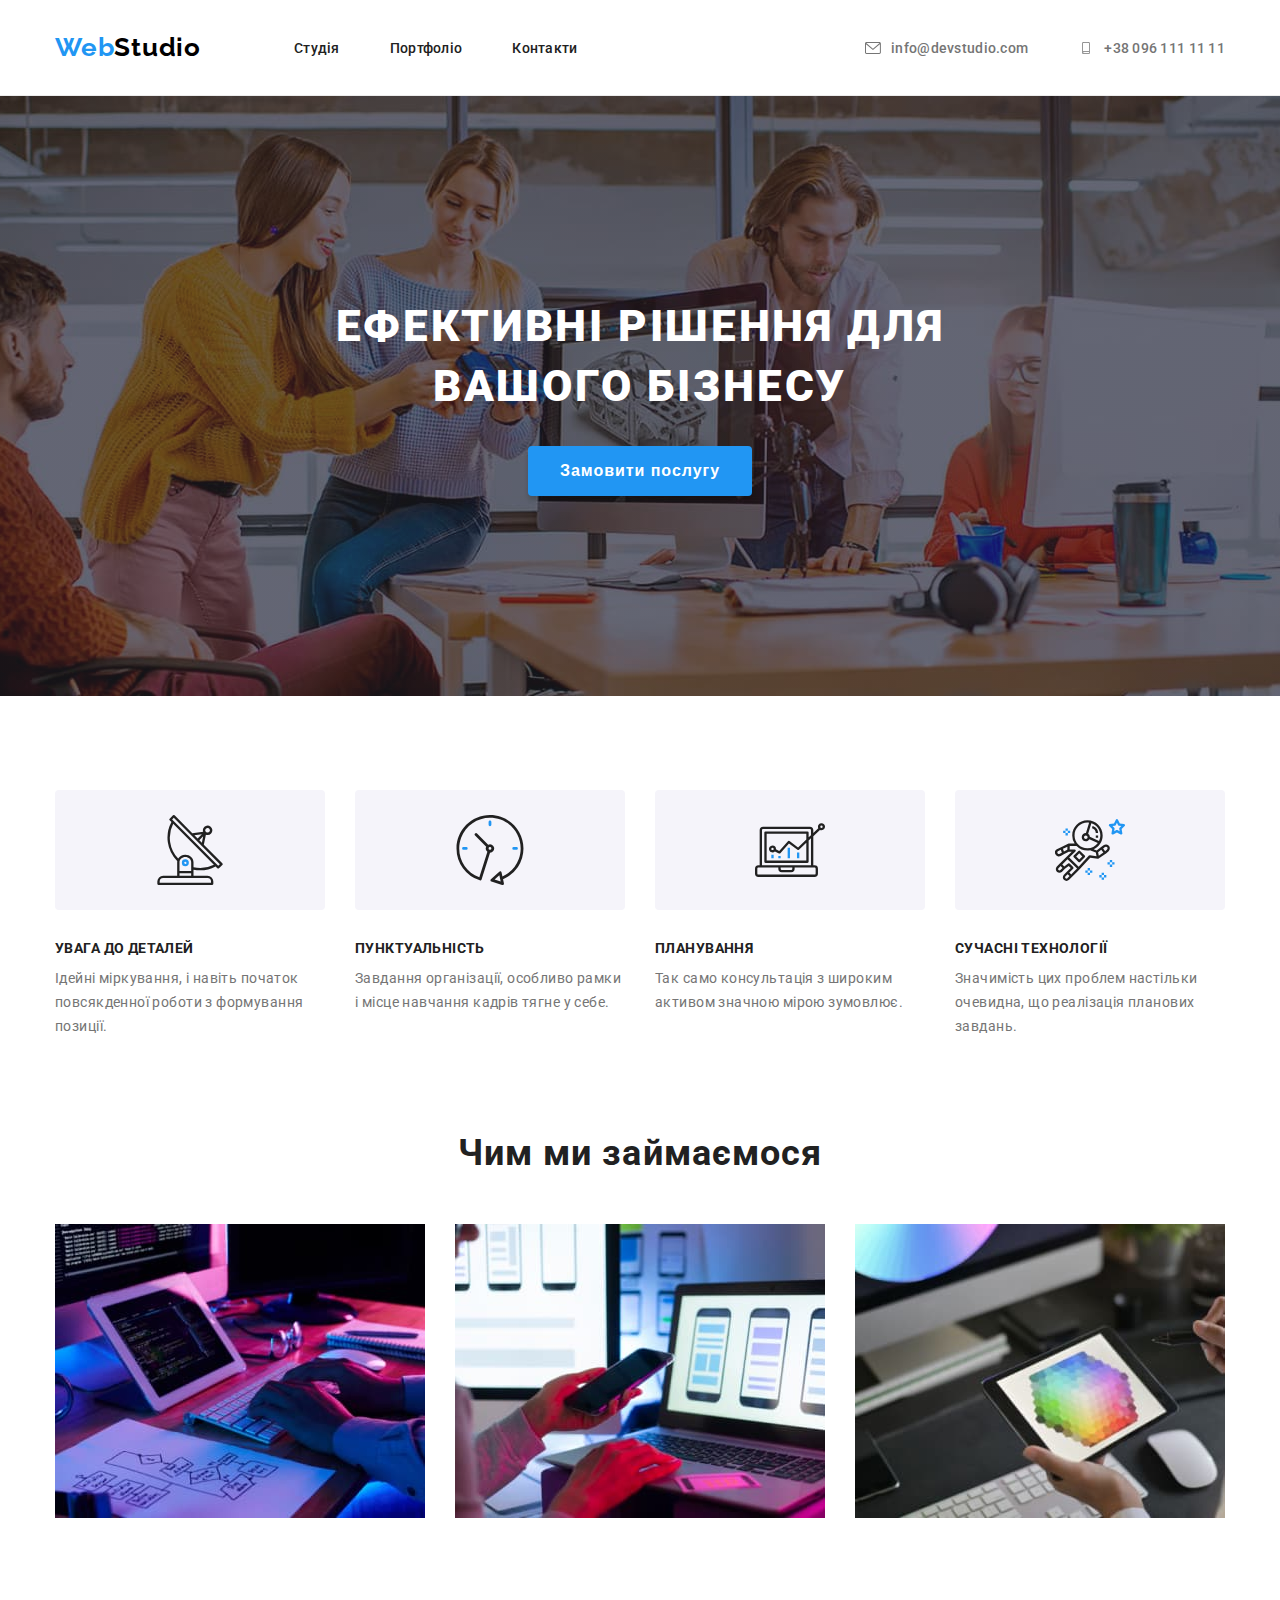
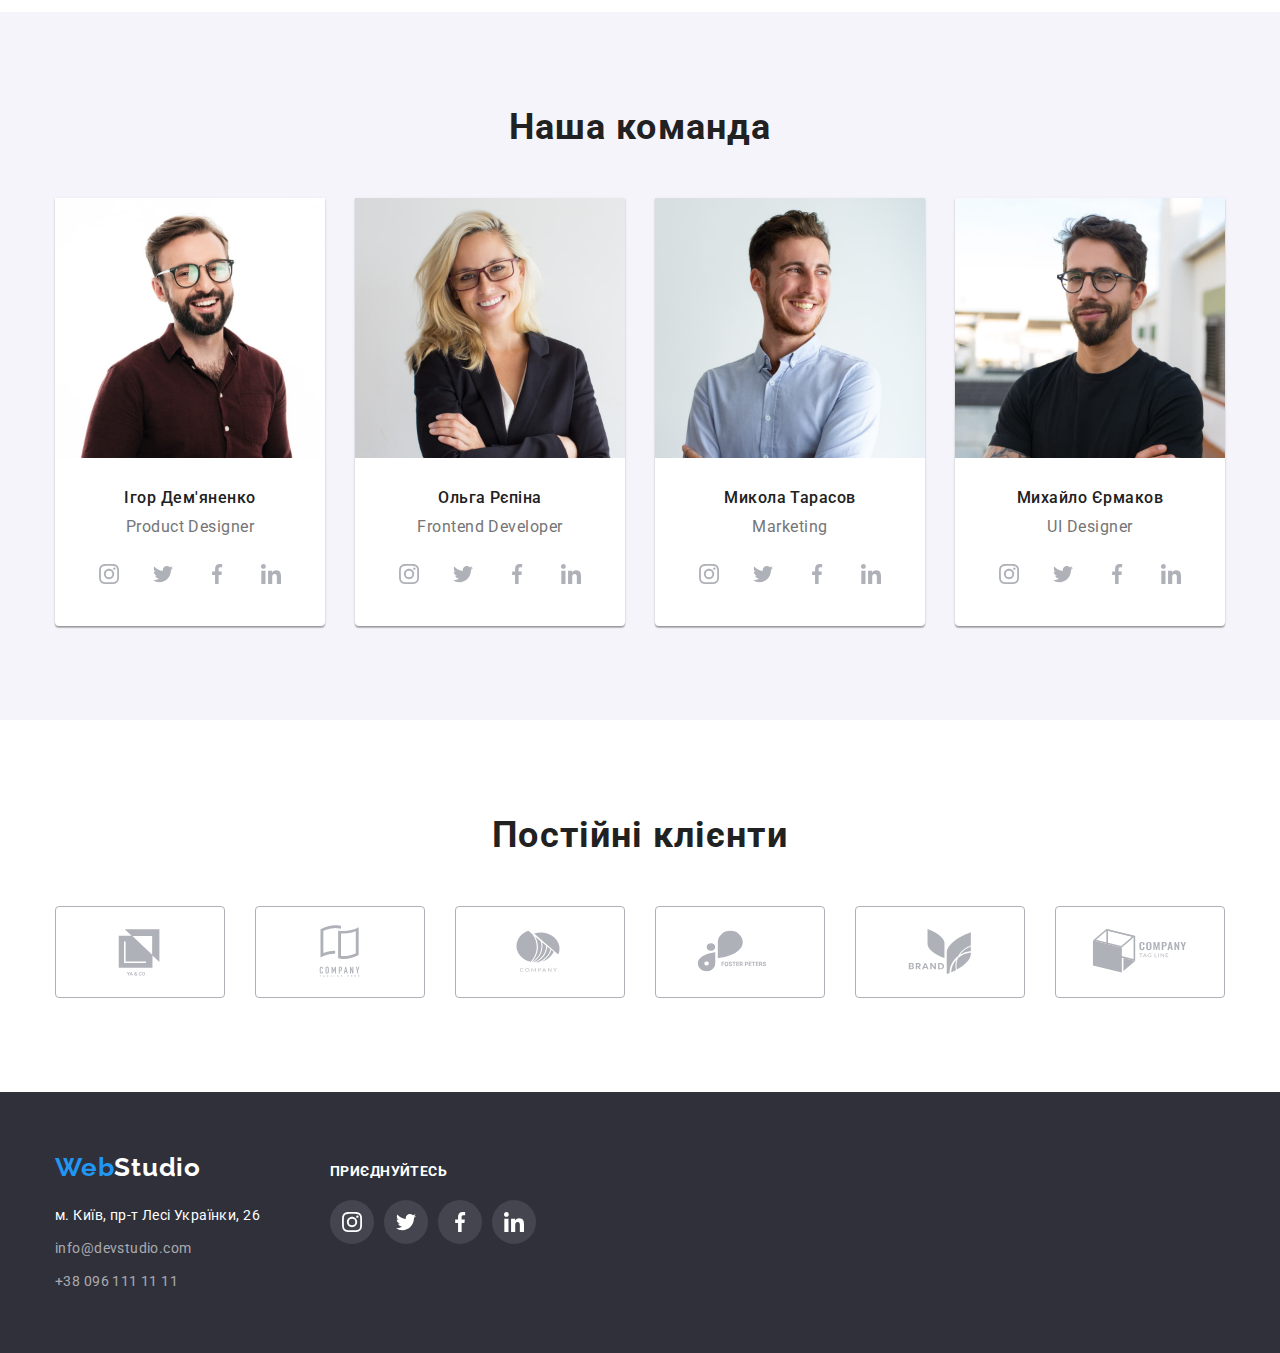
<file: index.html>
<!DOCTYPE html>
<html lang="uk">
  <head>
    <meta charset="UTF-8" />
    <meta http-equiv="X-UA-Compatible" content="IE=edge" />
    <meta name="viewport" content="width=device-width, initial-scale=1.0" />
    <title>Студія</title>
    <link rel="preconnect" href="https://fonts.googleapis.com" />
    <link rel="preconnect" href="https://fonts.gstatic.com" crossorigin />
    <link
      rel="stylesheet"
      href="https://cdnjs.cloudflare.com/ajax/libs/modern-normalize/1.1.0/modern-normalize.min.css"
      integrity="sha512-wpPYUAdjBVSE4KJnH1VR1HeZfpl1ub8YT/NKx4PuQ5NmX2tKuGu6U/JRp5y+Y8XG2tV+wKQpNHVUX03MfMFn9Q=="
      crossorigin="anonymous"
      referrerpolicy="no-referrer"
    />
    <link
      href="https://fonts.googleapis.com/css2?family=Raleway:wght@700&family=Roboto:wght@400;500;700;900&display=swap"
      rel="stylesheet"
    />
    <link rel="stylesheet" href="./css/styles.css" />
  </head>
  <body>
    <header class="header">
      <div class="container header-container">
        <a class="logo" href="./index.html">
          Web<span class="l-header">Studio</span></a
        >
        <nav>
          <ul class="header-nav">
            <li><a class="header-nav-link" href="./index.html">Студія</a></li>
            <li>
              <a class="header-nav-link" href="./portfolio.html">Портфоліо</a>
            </li>
            <li><a class="header-nav-link" href="#">Контакти</a></li>
          </ul>
        </nav>
        <ul class="header-contact">
          <li>
            <a class="header-contact-link" href="mailto:info@devstudio.com"
              ><svg class="header-icon" width="16" height="12">
                <use href="./images/icons.svg#icon-envelope"></use>
              </svg>
              info@devstudio.com</a
            >
          </li>
          <li>
            <a class="header-contact-link" href="tel:+380961111111"
              ><svg class="header-icon" width="16" height="12">
                <use href="./images/icons.svg#icon-smartphone"></use></svg
              >+38 096 111 11 11</a
            >
          </li>
        </ul>
      </div>
    </header>

    <main>
      <section class="section one">
        <div class="container">
          <h1 class="sec-one-tit">Ефективні рішення для вашого бізнесу</h1>
          <button class="sec-one-bt" type="button">Замовити послугу</button>
        </div>
      </section>
      <section class="section benefits">
        <div class="container">
          <h2 class="visually-hidden">Переваги</h2>
          <ul class="sec-benefits-list">
            <li class="sec-benefits-item antenna">
              <div class="benefits-icon-box">
                <svg class="benefits-icon" width="70" height="70">
                  <use href="./images/icons.svg#icon-antenna"></use>
                </svg>
              </div>
              <h3 class="sec-benefits-tit">УВАГА ДО ДЕТАЛЕЙ</h3>
              <p class="sec-benefits-text">
                Ідейні міркування, і навіть початок повсякденної роботи з
                формування позиції.
              </p>
            </li>
            <li class="sec-benefits-item clock">
              <div class="benefits-icon-box">
                <svg class="benefits-icon" width="70" height="70">
                  <use href="./images/icons.svg#icon-clock"></use>
                </svg>
              </div>
              <h3 class="sec-benefits-tit">ПУНКТУАЛЬНІСТЬ</h3>
              <p class="sec-benefits-text">
                Завдання організації, особливо рамки і місце навчання кадрів
                тягне у себе.
              </p>
            </li>
            <li class="sec-benefits-item diagram">
              <div class="benefits-icon-box">
                <svg class="benefits-icon" width="70" height="70">
                  <use href="./images/icons.svg#icon-diagram"></use>
                </svg>
              </div>
              <h3 class="sec-benefits-tit">ПЛАНУВАННЯ</h3>
              <p class="sec-benefits-text">
                Так само консультація з широким активом значною мірою зумовлює.
              </p>
            </li>
            <li class="sec-benefits-item astronaut">
              <div class="benefits-icon-box">
                <svg class="benefits-icon" width="70" height="70">
                  <use href="./images/icons.svg#icon-astronaut"></use>
                </svg>
              </div>
              <h3 class="sec-benefits-tit">СУЧАСНІ ТЕХНОЛОГІЇ</h3>
              <p class="sec-benefits-text">
                Значимість цих проблем настільки очевидна, що реалізація
                планових завдань.
              </p>
            </li>
          </ul>
        </div>
      </section>
      <section class="section do">
        <div class="container">
          <h2 class="sec-do-tit">Чим ми займаємося</h2>
          <ul class="sec-do-list">
            <li>
              <img
                src="./images/img1.jpg"
                alt="робочий стіл розробникм"
                width="370"
              />
            </li>
            <li>
              <img
                src="./images/img2.jpg"
                alt="робота над мобільним додатком"
                width="370"
              />
            </li>
            <li>
              <img src="./images/img3.jpg" alt="розробка дизайну" width="370" />
            </li>
          </ul>
        </div>
      </section>
      <section class="section team">
        <div class="container">
          <h2 class="sec-team-tit">Наша команда</h2>

          <ul class="sec-team-list">
            <li class="sec-team-items">
              <img src="./images/img21.jpg" alt="Ігор Дем'яненко" width="270" />
              <div class="sec-team-cart">
                <h3 class="sec-team-nome">Ігор Дем'яненко</h3>
                <p class="sec-team-text">Product Designer</p>
                <ul class="team-soc-list">
                  <li class="sec-team-soc">
                    <a class="sec-team-link" href="#">
                      <svg class="team-soc-icon" width="20" height="20">
                        <use href="./images/icons.svg#icon-instagram"></use>
                      </svg>
                    </a>
                  </li>
                  <li class="sec-team-soc">
                    <a class="sec-team-link" href="#">
                      <svg class="team-soc-icon" width="20" height="20">
                        <use href="./images/icons.svg#icon-twitter"></use>
                      </svg>
                    </a>
                  </li>
                  <li class="sec-team-soc">
                    <a class="sec-team-link" href="#">
                      <svg class="team-soc-icon" width="20" height="20">
                        <use href="./images/icons.svg#icon-facebook"></use>
                      </svg>
                    </a>
                  </li>
                  <li class="sec-team-soc">
                    <a class="sec-team-link" href="#">
                      <svg class="team-soc-icon" width="20" height="20">
                        <use href="./images/icons.svg#icon-linkedin"></use>
                      </svg>
                    </a>
                  </li>
                </ul>
              </div>
            </li>
            <li class="sec-team-items">
              <img src="./images/img22.jpg" alt="Ольга Рєпіна" width="270" />
              <div class="sec-team-cart">
                <h3 class="sec-team-nome">Ольга Рєпіна</h3>
                <p class="sec-team-text">Frontend Developer</p>
                <ul class="team-soc-list">
                  <li class="sec-team-soc">
                    <a class="sec-team-link" href="#">
                      <svg class="team-soc-icon" width="20" height="20">
                        <use href="./images/icons.svg#icon-instagram"></use>
                      </svg>
                    </a>
                  </li>
                  <li class="sec-team-soc">
                    <a class="sec-team-link" href="#">
                      <svg class="team-soc-icon" width="20" height="20">
                        <use href="./images/icons.svg#icon-twitter"></use>
                      </svg>
                    </a>
                  </li>
                  <li class="sec-team-soc">
                    <a class="sec-team-link" href="#">
                      <svg class="team-soc-icon" width="20" height="20">
                        <use href="./images/icons.svg#icon-facebook"></use>
                      </svg>
                    </a>
                  </li>
                  <li class="sec-team-soc">
                    <a class="sec-team-link" href="#">
                      <svg class="team-soc-icon" width="20" height="20">
                        <use href="./images/icons.svg#icon-linkedin"></use>
                      </svg>
                    </a>
                  </li>
                </ul>
              </div>
            </li>
            <li class="sec-team-items">
              <img src="./images/img23.jpg" alt="Микола Тарасов" width="270" />
              <div class="sec-team-cart">
                <h3 class="sec-team-nome">Микола Тарасов</h3>
                <p class="sec-team-text">Marketing</p>
                <ul class="team-soc-list">
                  <li class="sec-team-soc">
                    <a class="sec-team-link" href="#">
                      <svg class="team-soc-icon" width="20" height="20">
                        <use href="./images/icons.svg#icon-instagram"></use>
                      </svg>
                    </a>
                  </li>
                  <li class="sec-team-soc">
                    <a class="sec-team-link" href="#">
                      <svg class="team-soc-icon" width="20" height="20">
                        <use href="./images/icons.svg#icon-twitter"></use>
                      </svg>
                    </a>
                  </li>
                  <li class="sec-team-soc">
                    <a class="sec-team-link" href="#">
                      <svg class="team-soc-icon" width="20" height="20">
                        <use href="./images/icons.svg#icon-facebook"></use>
                      </svg>
                    </a>
                  </li>
                  <li class="sec-team-soc">
                    <a class="sec-team-link" href="#">
                      <svg class="team-soc-icon" width="20" height="20">
                        <use href="./images/icons.svg#icon-linkedin"></use>
                      </svg>
                    </a>
                  </li>
                </ul>
              </div>
            </li>
            <li class="sec-team-items">
              <img src="./images/img24.jpg" alt="Михайло Єрмаков" width="270" />
              <div class="sec-team-cart">
                <h3 class="sec-team-nome">Михайло Єрмаков</h3>
                <p class="sec-team-text">UI Designer</p>
                <ul class="team-soc-list">
                  <li class="sec-team-soc">
                    <a class="sec-team-link" href="#">
                      <svg class="team-soc-icon" width="20" height="20">
                        <use href="./images/icons.svg#icon-instagram"></use>
                      </svg>
                    </a>
                  </li>
                  <li class="sec-team-soc">
                    <a class="sec-team-link" href="#">
                      <svg class="team-soc-icon" width="20" height="20">
                        <use href="./images/icons.svg#icon-twitter"></use>
                      </svg>
                    </a>
                  </li>
                  <li class="sec-team-soc">
                    <a class="sec-team-link" href="#">
                      <svg class="team-soc-icon" width="20" height="20">
                        <use href="./images/icons.svg#icon-facebook"></use>
                      </svg>
                    </a>
                  </li>
                  <li class="sec-team-soc">
                    <a class="sec-team-link" href="#">
                      <svg class="team-soc-icon" width="20" height="20">
                        <use href="./images/icons.svg#icon-linkedin"></use>
                      </svg>
                    </a>
                  </li>
                </ul>
              </div>
            </li>
          </ul>
        </div>
      </section>
      <section class="section clients">
        <div class="container">
          <h2 class="sec-clients-tit">Постійні клієнти</h2>
          <ul class="sec-clients-list">
            <li class="sec-clients-items">
              <a class="sec-clients-link" href="#">
                <svg class="cleints-icon" width="106" height="60">
                  <use href="./images/icons.svg#icon-logo1"></use>
                </svg>
              </a>
            </li>
            <li class="sec-clients-items">
              <a class="sec-clients-link" href="#">
                <svg class="cleints-icon" width="106" height="60">
                  <use href="./images/icons.svg#icon-logo2"></use>
                </svg>
              </a>
            </li>
            <li class="sec-clients-items">
              <a class="sec-clients-link" href="#">
                <svg class="cleints-icon" width="106" height="60">
                  <use href="./images/icons.svg#icon-logo3"></use>
                </svg>
              </a>
            </li>
            <li class="sec-clients-items">
              <a class="sec-clients-link" href="#">
                <svg class="cleints-icon" width="106" height="60">
                  <use href="./images/icons.svg#icon-logo4"></use>
                </svg>
              </a>
            </li>
            <li class="sec-clients-items">
              <a class="sec-clients-link" href="#">
                <svg class="cleints-icon" width="106" height="60">
                  <use href="./images/icons.svg#icon-logo5"></use>
                </svg>
              </a>
            </li>
            <li class="sec-clients-items">
              <a class="sec-clients-link" href="#">
                <svg class="cleints-icon" width="106" height="60">
                  <use href="./images/icons.svg#icon-logo6"></use>
                </svg>
              </a>
            </li>
          </ul>
        </div>
      </section>
    </main>
    <footer class="footer">
      <div class="container footer-content">
        <div class="footer-contacts">
          <a class="logo" href="./index.html">
            Web<span class="l-footer">Studio</span>
          </a>
          <address>
            <ul class="footer-list">
              <li class="footer-item">
                <a
                  class="footer-adress"
                  href="https://goo.gl/maps/WYoXbRYxHbfTvHFD9"
                  target="_blank"
                  rel="noopener noreferrer"
                  >м. Київ, пр-т Лесі Українки, 26</a
                >
              </li>
              <li class="footer-items">
                <a class="footer-link" href="mailto:info@devstudio.com"
                  >info@devstudio.com</a
                >
              </li>
              <li class="footer-items">
                <a class="footer-link" href="tel:+380961111111"
                  >+38 096 111 11 11</a
                >
              </li>
            </ul>
          </address>
        </div>
        <div class="footer-soc">
          <span class="footer-tit">приєднуйтесь</span>
          <ul class="footer-soc-list">
            <li class="footer-soc-item">
              <a class="footer-soc-link" href="#">
                <svg class="footer-soc-icon" width="20" height="20">
                  <use href="./images/icons.svg#icon-instagram"></use>
                </svg>
              </a>
            </li>
            <li class="footer-soc-item">
              <a class="footer-soc-link" href="#">
                <svg class="footer-soc-icon" width="20" height="20">
                  <use href="./images/icons.svg#icon-twitter"></use>
                </svg>
              </a>
            </li>
            <li class="footer-soc-item">
              <a class="footer-soc-link" href="#">
                <svg class="footer-soc-icon" width="20" height="20">
                  <use href="./images/icons.svg#icon-facebook"></use>
                </svg>
              </a>
            </li>
            <li class="footer-soc-item">
              <a class="footer-soc-link" href="#">
                <svg class="footer-soc-icon" width="20" height="20">
                  <use href="./images/icons.svg#icon-linkedin"></use>
                </svg>
              </a>
            </li>
          </ul>
        </div>
      </div>
    </footer>
  </body>
</html>
</file>
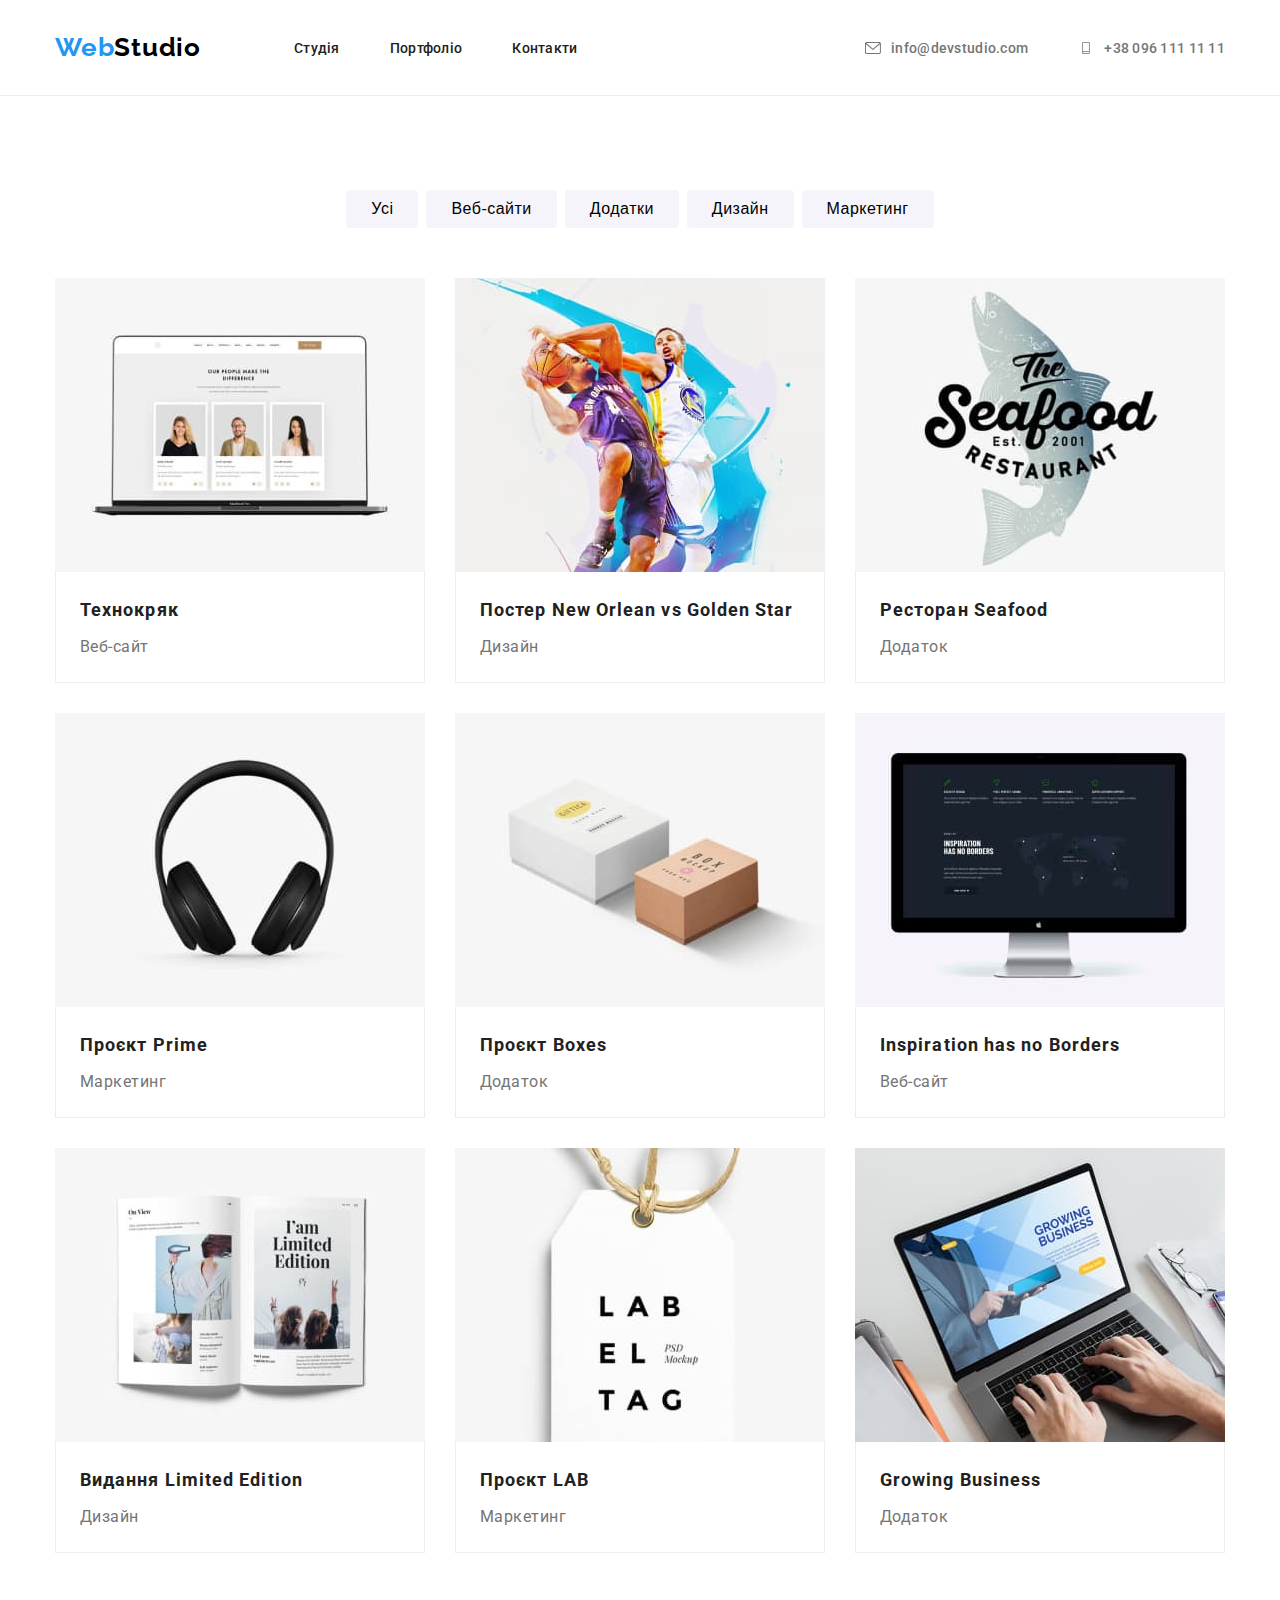
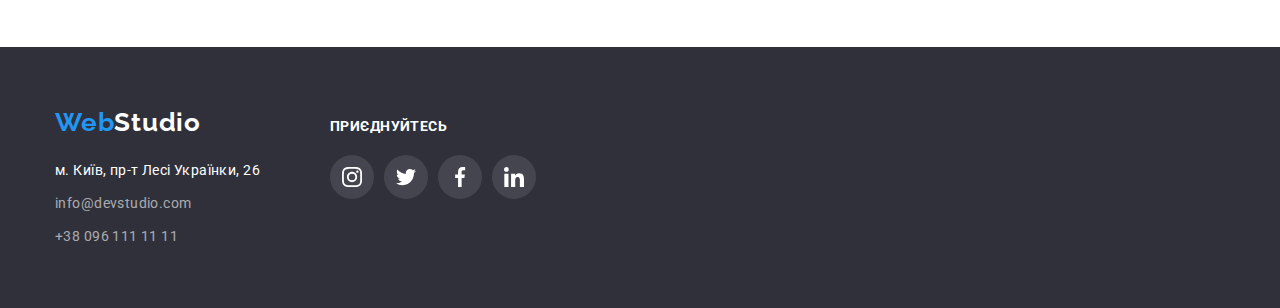
<file: portfolio.html>
<!DOCTYPE html>
<html lang="uk">
  <head>
    <meta charset="UTF-8" />
    <meta http-equiv="X-UA-Compatible" content="IE=edge" />
    <meta name="viewport" content="width=device-width, initial-scale=1.0" />
    <title>Портфоліо</title>
    <link rel="preconnect" href="https://fonts.googleapis.com" />
    <link rel="preconnect" href="https://fonts.gstatic.com" crossorigin />
    <link
      rel="stylesheet"
      href="https://cdnjs.cloudflare.com/ajax/libs/modern-normalize/1.1.0/modern-normalize.min.css"
      integrity="sha512-wpPYUAdjBVSE4KJnH1VR1HeZfpl1ub8YT/NKx4PuQ5NmX2tKuGu6U/JRp5y+Y8XG2tV+wKQpNHVUX03MfMFn9Q=="
      crossorigin="anonymous"
      referrerpolicy="no-referrer"
    />
    <link
      href="https://fonts.googleapis.com/css2?family=Raleway:wght@700&family=Roboto:wght@400;500;700;900&display=swap"
      rel="stylesheet"
    />
    <link rel="stylesheet" href="./css/styles.css" />
  </head>

  <body>
    <header class="header">
      <div class="container header-container">
        <a class="logo" href="./index.html">
          Web<span class="l-header">Studio</span></a
        >
        <nav>
          <ul class="header-nav">
            <li><a class="header-nav-link" href="./index.html">Студія</a></li>
            <li>
              <a class="header-nav-link" href="./portfolio.html">Портфоліо</a>
            </li>
            <li><a class="header-nav-link" href="#">Контакти</a></li>
          </ul>
        </nav>
        <ul class="header-contact">
          <li>
            <a class="header-contact-link" href="mailto:info@devstudio.com"
              ><svg class="header-icon" width="16" height="12">
                <use href="./images/icons.svg#icon-envelope"></use>
              </svg>
              info@devstudio.com</a
            >
          </li>
          <li>
            <a class="header-contact-link" href="tel:+380961111111"
              ><svg class="header-icon" width="16" height="12">
                <use href="./images/icons.svg#icon-smartphone"></use></svg
              >+38 096 111 11 11</a
            >
          </li>
        </ul>
      </div>
    </header>

    <main>
      <section class="section projects">
        <div class="container">
          <h1 class="visually-hidden">Портфоліо проектів</h1>

          <ul class="sec-filter-list">
            <li><button class="sec-filter-bt" type="button">Усі</button></li>
            <li>
              <button class="sec-filter-bt" type="button">Веб-сайти</button>
            </li>
            <li>
              <button class="sec-filter-bt" type="button">Додатки</button>
            </li>
            <li><button class="sec-filter-bt" type="button">Дизайн</button></li>
            <li>
              <button class="sec-filter-bt" type="button">Маркетинг</button>
            </li>
          </ul>

          <ul class="sec-projects-list">
            <li class="sec-projects-item">
              <a class="projects-link" href="#">
                <img
                  src="./images/img31.jpg"
                  alt="Нутбук з веб-сайтом"
                  width="370"
                  height="294"
                />
                <div class="sec-projects-cart">
                  <h3 class="sec-projects-nome">Технокряк</h3>
                  <p class="sec-projects-text">Веб-сайт</p>
                </div>
              </a>
            </li>
            <li class="sec-projects-item">
              <a class="projects-link" href="#">
                <img
                  src="./images/img32.jpg"
                  alt="Постер"
                  width="370"
                  height="294"
                />
                <div class="sec-projects-cart">
                  <h3 class="sec-projects-nome">
                    Постер New Orlean vs Golden Star
                  </h3>
                  <p class="sec-projects-text">Дизайн</p>
                </div>
              </a>
            </li>
            <li class="sec-projects-item">
              <a class="projects-link" href="#">
                <img
                  src="./images/img33.jpg"
                  alt="Дизайн додатку для ресторану"
                  width="370"
                  height="294"
                />
                <div class="sec-projects-cart">
                  <h3 class="sec-projects-nome">Ресторан Seafood</h3>
                  <p class="sec-projects-text">Додаток</p>
                </div>
              </a>
            </li>
            <li class="sec-projects-item">
              <a class="projects-link" href="#">
                <img
                  src="./images/img34.jpg"
                  alt="Навушники"
                  width="370"
                  height="294"
                />
                <div class="sec-projects-cart">
                  <h3 class="sec-projects-nome">Проєкт Prime</h3>
                  <p class="sec-projects-text">Маркетинг</p>
                </div>
              </a>
            </li>
            <li class="sec-projects-item">
              <a class="projects-link" href="#">
                <img
                  src="./images/img35.jpg"
                  alt="Дизайн додатку Boxes"
                  width="370"
                  height="294"
                />
                <div class="sec-projects-cart">
                  <h3 class="sec-projects-nome">Проєкт Boxes</h3>
                  <p class="sec-projects-text">Додаток</p>
                </div>
              </a>
            </li>
            <li class="sec-projects-item">
              <a class="projects-link" href="#">
                <img
                  src="./images/img36.jpg"
                  alt="Веб-сайт на моніторі"
                  width="370"
                  height="294"
                />
                <div class="sec-projects-cart">
                  <h3 class="sec-projects-nome">Inspiration has no Borders</h3>
                  <p class="sec-projects-text">Веб-сайт</p>
                </div>
              </a>
            </li>
            <li class="sec-projects-item">
              <a class="projects-link" href="#">
                <img
                  src="./images/img37.jpg"
                  alt="Розгортка журналу"
                  width="370"
                  height="294"
                />
                <div class="sec-projects-cart">
                  <h3 class="sec-projects-nome">Видання Limited Edition</h3>
                  <p class="sec-projects-text">Дизайн</p>
                </div>
              </a>
            </li>
            <li class="sec-projects-item">
              <a class="projects-link" href="#">
                <img
                  src="./images/img38.jpg"
                  alt="Дизайн для проекту LAB"
                  width="370"
                  height="294"
                />
                <div class="sec-projects-cart">
                  <h3 class="sec-projects-nome">Проєкт LAB</h3>
                  <p class="sec-projects-text">Маркетинг</p>
                </div>
              </a>
            </li>
            <li class="sec-projects-item">
              <a class="projects-link" href="#">
                <img
                  src="./images/img39.jpg"
                  alt="Робота за ноутбуком"
                  width="370"
                  height="294"
                />
                <div class="sec-projects-cart">
                  <h3 class="sec-projects-nome">Growing Business</h3>
                  <p class="sec-projects-text">Додаток</p>
                </div>
              </a>
            </li>
          </ul>
        </div>
      </section>
    </main>

    <footer class="footer">
      <div class="container footer-content">
        <div class="footer-contacts">
          <a class="logo" href="./index.html">
            Web<span class="l-footer">Studio</span>
          </a>
          <address>
            <ul class="footer-list">
              <li class="footer-item">
                <a
                  class="footer-adress"
                  href="https://goo.gl/maps/WYoXbRYxHbfTvHFD9"
                  target="_blank"
                  rel="noopener noreferrer"
                  >м. Київ, пр-т Лесі Українки, 26</a
                >
              </li>
              <li class="footer-items">
                <a class="footer-link" href="mailto:info@devstudio.com"
                  >info@devstudio.com</a
                >
              </li>
              <li class="footer-items">
                <a class="footer-link" href="tel:+380961111111"
                  >+38 096 111 11 11</a
                >
              </li>
            </ul>
          </address>
        </div>
        <div class="footer-soc">
          <span class="footer-tit">приєднуйтесь</span>
          <ul class="footer-soc-list">
            <li class="footer-soc-item">
              <a class="footer-soc-link" href="#">
                <svg class="footer-soc-icon" width="20" height="20">
                  <use href="./images/icons.svg#icon-instagram"></use>
                </svg>
              </a>
            </li>
            <li class="footer-soc-item">
              <a class="footer-soc-link" href="#">
                <svg class="footer-soc-icon" width="20" height="20">
                  <use href="./images/icons.svg#icon-twitter"></use>
                </svg>
              </a>
            </li>
            <li class="footer-soc-item">
              <a class="footer-soc-link" href="#">
                <svg class="footer-soc-icon" width="20" height="20">
                  <use href="./images/icons.svg#icon-facebook"></use>
                </svg>
              </a>
            </li>
            <li class="footer-soc-item">
              <a class="footer-soc-link" href="#">
                <svg class="footer-soc-icon" width="20" height="20">
                  <use href="./images/icons.svg#icon-linkedin"></use>
                </svg>
              </a>
            </li>
          </ul>
        </div>
      </div>
    </footer>
  </body>
</html>
</file>
<file: css/styles.css>
*{
    margin: 0; padding: 0;
    box-sizing: border-box;
}
:root{
    --gray-dark:#2F303A;
    --gray-light:#F5F4FA;
    --wight:white;
    --mt-color:#212121;
    --nt-color:#757575;
    --blue:#2196F3;
    --icon1:#AFB1B8;

}

h1,
h2,
h3,
h4,
h5,
h6,
p{
    margin: 0;
}
 
ul{
    list-style: none;
    margin: 0;
    padding: 0;
}
img{
    display: block;
}
body{
    font-family: 'Roboto', sans-serif;
    color: var(--mt-color);
}

.container{
    width: 1200px;
    padding-left: 15px;
    padding-right: 15px;
    margin: 0 auto;
  }

.header-container{
    display: flex;
    align-items: center;
}

.header {
    background-color: var(--wight);
    padding-top: 32px;
    padding-bottom: 32px;
    border-bottom: 1px solid #ECECEC;
}
.logo {
    font-family: 'Raleway', sans-serif;
    text-decoration: none;
    font-weight: 700;
font-size: 26px;
line-height: calc(31/26);
letter-spacing: 0.03em;
color: var(--blue);
}
.l-header{
    color: #000000;

}
.header-nav{
    display: flex;
    gap: 50px;
    margin-left: 93px;
}
.header-contact{
    display: flex;
    gap: 50px;
    margin-left: auto;
}
.header-nav-link,
.header-contact-link {
font-weight: 500;
font-size: 14px;
line-height: calc(16/14);
letter-spacing: 0.02em;
text-decoration: none;}
.header-nav-link{
color: var(--mt-color);
}
.header-contact-link{
    color: var(--nt-color);
    display: flex;
    gap: 10px;
    align-items:center;
}
.header-contact-link:hover .header-icon,
.header-contact-link:focus .header-icon{
    fill: var(--blue);
}
.header-icon{
    fill: var(--nt-color);
}

.header-nav-link:hover,
.header-nav-link:focus,
.header-nav-link:active,
.header-contact-link:hover,
.header-contact-link:focus,
.header-contact-link:active{
    color:var(--blue);
}
.section{
    padding-top: 94px;
    padding-bottom: 94px;
}
.one {
    max-width: 1600px;
    height: 600px;
    margin-left: auto;
    margin-right: auto;
    background-image: linear-gradient(to right, rgba(47, 48, 58, 0.4), rgba(47, 48, 58, 0.4)),
    url(../images/Img0.jpg);
    background-repeat: no-repeat;
    background-position: center;
    background-color: var(--gray-dark);
    padding-top: 200px;
    padding-bottom: 200px;

}
.sec-one-tit {
    width: 696px;
    margin: 0 auto;
    font-weight: 900;
font-size: 44px;
line-height: calc(60/44);
text-align: center;
letter-spacing: 0.06em;
text-transform: uppercase;
color: #FFFFFF;
margin-bottom: 30px;
}
.sec-one-bt {
background-color: var(--blue); 
font-weight: 700;
font-size: 16px;
line-height: calc(30/16);
display: flex;
align-items: center;
text-align: center;
letter-spacing: 0.06em;
color: #FFFFFF;
border: none;
cursor: pointer;
padding: 10px 32px;
display: block;
margin: 0 auto;
box-shadow: 0px 4px 4px rgba(0, 0, 0, 0.15);
border-radius: 4px;
}
.benefits,
.do,
.projects,
.clients {
    background: var(--wight);
}
.benefits{
    padding-bottom: 0px;
}
.visually-hidden{
    position: absolute;
  width: 1px;
  height: 1px;
  margin: -1px;
  border: 0;
  padding: 0;
  white-space: nowrap;
  clip-path: inset(100%);
  clip: rect(0 0 0 0);
  overflow: hidden;
}
.sec-benefits-list,
.sec-do-list,
.sec-team-list{
    display: flex;
    gap: 30px;
}
.sec-benefits-item{
    width: 270px;
}
/*.sec-benefits-item::before{
    display: block;
    content: "";
    height: 120px;
    background-color: chartreuse;
}
/*.antenna::before{
}
.clock::before{
}
.diagram::before{
}
.astronaut::before{
}*/

.benefits-icon-box{
    width: 270px;
    height: 120px;
    display: flex;
    align-items: center;
    justify-content: center;
    background-color: var(--gray-light);
    border-radius: 4px;
}

/*.benefits-icon{}*/
.sec-benefits-tit {
    font-weight: 700;
font-size: 14px;
line-height: calc(16/14);
letter-spacing: 0.03em;
text-transform: uppercase;
margin-bottom: 10px;
margin-top: 30px;
}
.sec-benefits-text {
    font-weight: 400;
font-size: 14px;
line-height: calc(24/14);
letter-spacing: 0.03em;
color: var(--nt-color);
}

/*.sec-do {
}*/
.sec-do-tit,
.sec-team-tit,
.sec-clients-tit {
font-weight: 700;
font-size: 36px;
line-height: calc(42/36);
text-align: center;
letter-spacing: 0.03em;
margin-bottom: 50px;
}

.team {
background-color: var(--gray-light);
}

.sec-team-items{
    background: var(--wight);
box-shadow: 0px 1px 3px rgba(0, 0, 0, 0.12), 0px 1px 1px rgba(0, 0, 0, 0.14), 0px 2px 1px rgba(0, 0, 0, 0.2);
border-radius: 0px 0px 4px 4px;
}
.sec-team-cart{
    padding-top: 30px;
    padding-bottom: 30px;
}
.sec-team-nome {
font-weight: 500;
font-size: 16px;
line-height: calc(19/16);
text-align: center;
letter-spacing: 0.03em;
margin-bottom: 10px;
}
.sec-team-text {
    font-weight: 400;
font-size: 16px;
line-height: calc(19/16);
text-align: center;
letter-spacing: 0.03em;
color: var(--nt-color);
margin-bottom: 16px;
}
.team-soc-list,
.footer-soc-list{
    display: flex;
    gap: 10px;
}
.team-soc-list{
    justify-content: center;
}
.sec-team-soc,
.footer-soc-item{
    width: 44px;
    height: 44px;
}
.sec-team-link,
.footer-soc-link{
    width: 100%;
    height: 100%;
    border-radius: 50%;
    display: flex;
    align-items: center;
    justify-content: center;
}
.sec-team-link{
    background-color:var(--wight);
}
.team-soc-icon{
    fill: var(--icon1);
}

.sec-team-link:hover,
.sec-team-link:focus,
.footer-soc-link:hover,
.footer-soc-link:focus{
    background-color: var(--blue);
}
.sec-team-link:hover .team-soc-icon,
.sec-team-link:focus .team-soc-icon{
    fill: var(--wight);
}

.sec-clients-list {
    display: flex;
    justify-content: center;
    gap: 30px;
}
.sec-clients-items {
    width: 170px;
    height: 92px;
}
.sec-clients-link {
    width: 100%;
    height: 100%;
    background-color: var(--wight);
    border: 1px solid var(--icon1);
    border-radius: 4px;
    display: flex;
    align-items: center;
    justify-content: center;
}
.cleints-icon {
    fill: var(--icon1);
}
.sec-clients-link:hover,
.sec-clients-link:focus{
border: 1px solid var(--blue);
}
.sec-clients-link:hover .cleints-icon,
.sec-clients-link:focus .cleints-icon{
    fill: var(--blue);
}
.footer{
    background-color: var(--gray-dark);
    padding-top: 60px;
    padding-bottom: 60px;
}
.footer-content{
    display: flex;
    gap: 70px;
    justify-content: flex-start;
    align-items: baseline;

}
.l-footer {
    color: #FFFFFF;
}

.footer-adress,
.footer-link {
    font-weight: 400;
    font-size: 14px;
    line-height: 24px;
 letter-spacing: 0.03em;
 text-decoration: none;
 font-style: normal;
}
.footer-adress{
    color: #FFFFFF;

}
.footer-link {
    color:  rgba(255, 255, 255, 0.6);
}
.footer-item {
margin-top: 20px;
}
.footer-items{
    margin-top: 9px;
}
.footer-adress:hover,
.footer-adress:focus,
.footer-adress:active,
.footer-link:hover,
.footer-link:focus,
.footer-link:active{
    color: var(--blue);  
}

.footer-tit{
    font-weight: 700;
font-size: 14px;
line-height: calc(16/14);
letter-spacing: 0.03em;
text-transform: uppercase;
color: var(--wight);
}
.footer-soc-list{
    margin-top: 20px;
}
.footer-soc-link{
    background-color: rgba(255, 255, 255, 0.1);
}
.footer-soc-icon{
    fill: var(--wight);
}
.sec-filter-list {
    display: flex;
    justify-content: center;
    gap: 8px;
    margin-bottom: 50px;
   }
.sec-filter-bt {
    font-weight: 500;
font-size: 16px;
line-height: calc(26/16);
text-align: center;
letter-spacing: 0.03em;
background-color: var(--gray-light);
cursor: pointer;
border: none;
border-radius: 4px;
padding: 6px 25px;
}
.sec-filter-bt:hover,
.sec-filter-bt:focus,
.sec-filter-bt:active {
    color: #FFFFFF;
    background-color: var(--blue);
    box-shadow:  0px 2px 2px 0px rgba(0, 0, 0, 0.12),  0px 1px 2px 0px rgba(0, 0, 0, 0.08), 0px 3px 1px 0px rgba(0, 0, 0, 0.1);
    border: none;
}



.sec-projects-list {
    display: flex;
   flex-wrap: wrap;
   gap: 30px;
   padding: 0;
}
.sec-projects-item{
    flex-basis: calc((100% - 60px)/3);
}
.sec-projects-cart{
    padding: 20px 24px;
    border-bottom:1px solid #EEEEEE; 
    border-left: 1px solid #EEEEEE;
    border-right: 1px solid #EEEEEE;
}
.sec-projects-nome {
    font-weight: 700;
font-size: 18px;
line-height: calc(36/18);
letter-spacing: 0.06em;
margin-bottom: 4px;
color: var(--mt-color);
}
.sec-projects-text {
    font-weight: 400;
font-size: 16px;
line-height: calc(30/16);
letter-spacing: 0.03em;
color: var(--nt-color);
}

.projects-link{
    text-decoration: none;
    font-style: normal;
}
.sec-projects-item:hover,
.sec-projects-item:focus{
    box-shadow: 0px 1px 1px rgba(0, 0, 0, 0.12), 0px 4px 4px rgba(0, 0, 0, 0.06), 1px 4px 6px rgba(0, 0, 0, 0.16);

}
</file>
